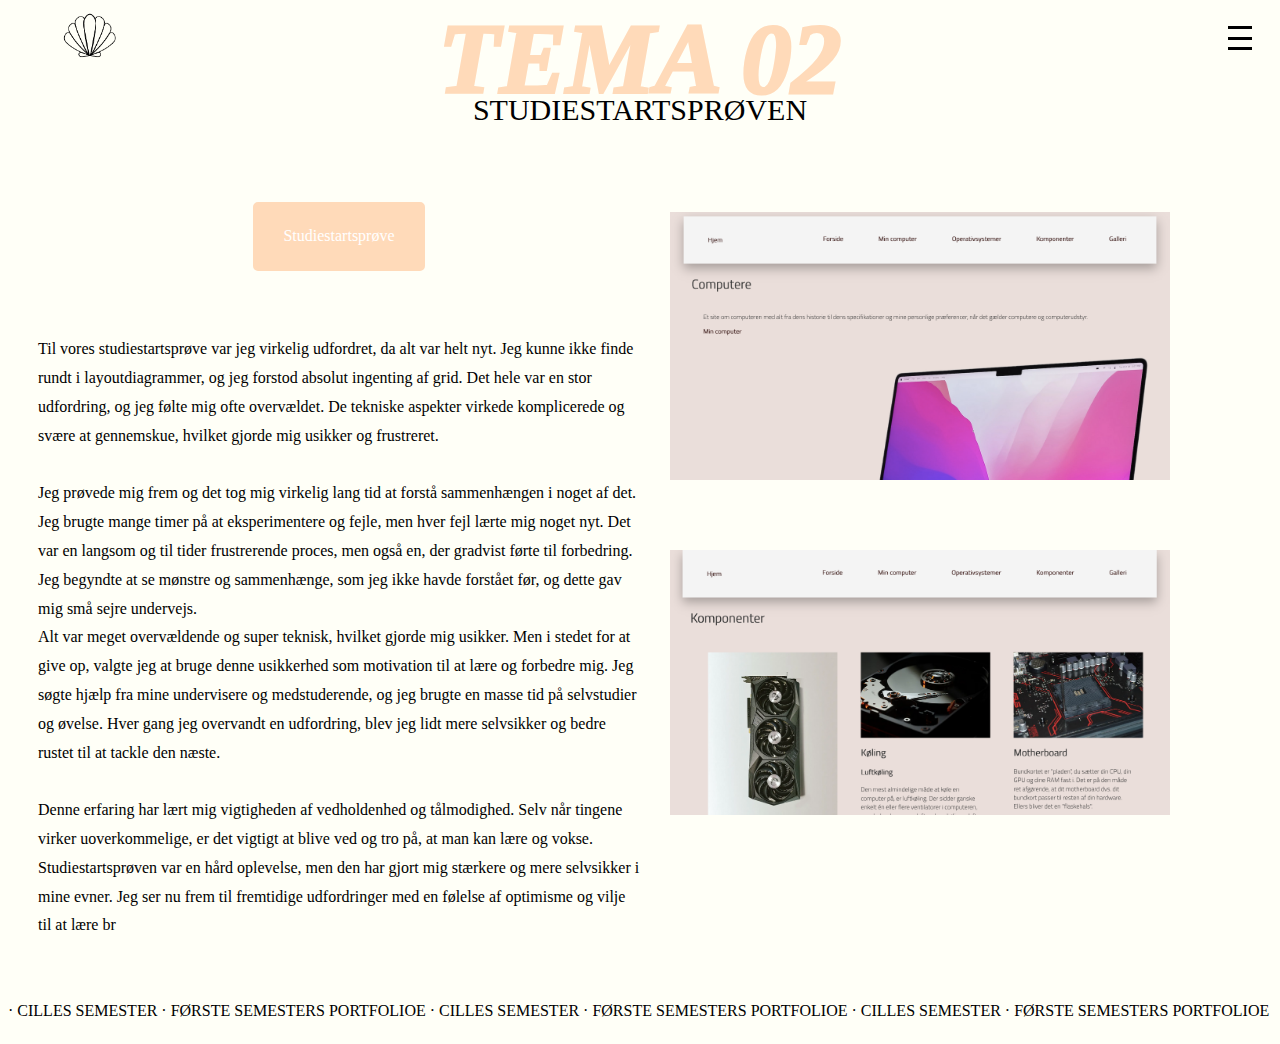
<file: 02.html>
<!DOCTYPE html>
<html lang="da">

<head>
    <meta charset="UTF-8">
    <meta name="viewport" content="width=device-width, initial-scale=1.0">
    <link rel="stylesheet" href="generel.css">
    <link rel="stylesheet" href="02.css">
    <link rel="icon" href="assets/muslinglogo.webp" type="image/webp">
    <link rel="preconnect" href="https://fonts.googleapis.com">
    <link rel="preconnect" href="https://fonts.gstatic.com" crossorigin>
    <link href="https://fonts.googleapis.com/css2?family=DM+Serif+Display:ital@0;1&display=swap" rel="stylesheet">
    <link rel="preconnect" href="https://fonts.googleapis.com">
    <link rel="preconnect" href="https://fonts.gstatic.com" crossorigin>
    <link
        href="https://fonts.googleapis.com/css2?family=Cormorant+Garamond:ital,wght@0,300;0,400;0,500;0,600;0,700;1,300;1,400;1,500;1,600;1,700&display=swap"
        rel="stylesheet">

    <title>02</title>
</head>

<body>
    <header>
        <div class="menu-line">
            <div class="logo">
                <a href="index.html"><img src="assets/muslinglogo.webp" alt="logo"></a>
            </div>

            <div class="burger-menu" onclick="toggleDropdown()">
                <div class="line"></div>
                <div class="line"></div>
                <div class="line"></div>
            </div>
        </div>

        <div class="dropdown-content" id="dropdown-content">
            <nav>
                <ul>
                    <li><a href="index.html">FORSIDE</a></li>
                    <li><a href="om_mig.html">OM MIG</a></li>
                    <li><a href="02.html">02</a></li>
                    <li><a href="03.html">03</a></li>
                    <li><a href="04.html">04</a></li>
                    <li><a href="05.html">05</a></li>

                </ul>
            </nav>
        </div>
    </header>


    <div class="del1">
        <h1>TEMA 02</h1>
        <h2>STUDIESTARTSPRØVEN</h2>
    </div>

    <div class="del2">
        <div class="tekst1">
            <div class="knap-container"><a href="http://cillerohde.dk/mobilsite/" class="knap"> Studiestartsprøve </a>
            </div>

            <p>
                <br>
                Til vores studiestartsprøve var jeg virkelig udfordret, da alt var helt nyt. Jeg kunne ikke finde rundt
                i
                layoutdiagrammer, og jeg forstod absolut ingenting af grid. Det hele var en stor udfordring, og jeg
                følte mig ofte
                overvældet. De tekniske aspekter virkede komplicerede og svære at gennemskue, hvilket gjorde mig usikker
                og frustreret. <br>

                <br> Jeg prøvede mig frem og det tog mig virkelig lang tid at forstå sammenhængen i noget af det. Jeg
                brugte
                mange timer på
                at eksperimentere og fejle, men hver fejl lærte mig noget nyt. Det var en langsom og til tider
                frustrerende proces, men
                også en, der gradvist førte til forbedring. Jeg begyndte at se mønstre og sammenhænge, som jeg ikke
                havde forstået før,
                og dette gav mig små sejre undervejs.

                <br>

                Alt var meget overvældende og super teknisk, hvilket gjorde mig usikker. Men i stedet for at give op,
                valgte jeg at
                bruge denne usikkerhed som motivation til at lære og forbedre mig. Jeg søgte hjælp fra mine undervisere
                og
                medstuderende, og jeg brugte en masse tid på selvstudier og øvelse. Hver gang jeg overvandt en
                udfordring, blev jeg lidt
                mere selvsikker og bedre rustet til at tackle den næste.
                <br>
                <br>
                Denne erfaring har lært mig vigtigheden af vedholdenhed og tålmodighed. Selv når tingene virker
                uoverkommelige, er det
                vigtigt at blive ved og tro på, at man kan lære og vokse. Studiestartsprøven var en hård oplevelse, men
                den har gjort
                mig stærkere og mere selvsikker i mine evner. Jeg ser nu frem til fremtidige udfordringer med en følelse
                af optimisme og
                vilje til at lære
                br
            </p>


        </div>

        <div>
            <img src="assets/startprove.png" alt="">
            <img src="assets/startprove1.png" alt="">
        </div>


    </div>



    <footer id="footer">
        <div class="footer-content">
            <p class="footer-text"> · CILLES SEMESTER · FØRSTE SEMESTERS PORTFOLIOE · CILLES SEMESTER · FØRSTE SEMESTERS
                PORTFOLIOE · CILLES SEMESTER · FØRSTE SEMESTERS PORTFOLIOE </p>
            <p class="footer-text"> · CILLES SEMESTER · FØRSTE SEMESTERS PORTFOLIOE · CILLES SEMESTER · FØRSTE SEMESTERS
                PORTFOLIOE · CILLES SEMESTER · FØRSTE SEMESTERS PORTFOLIOE </p>
        </div>
    </footer>

    <script src="java.js"></script>

</body>

</html>
</file>
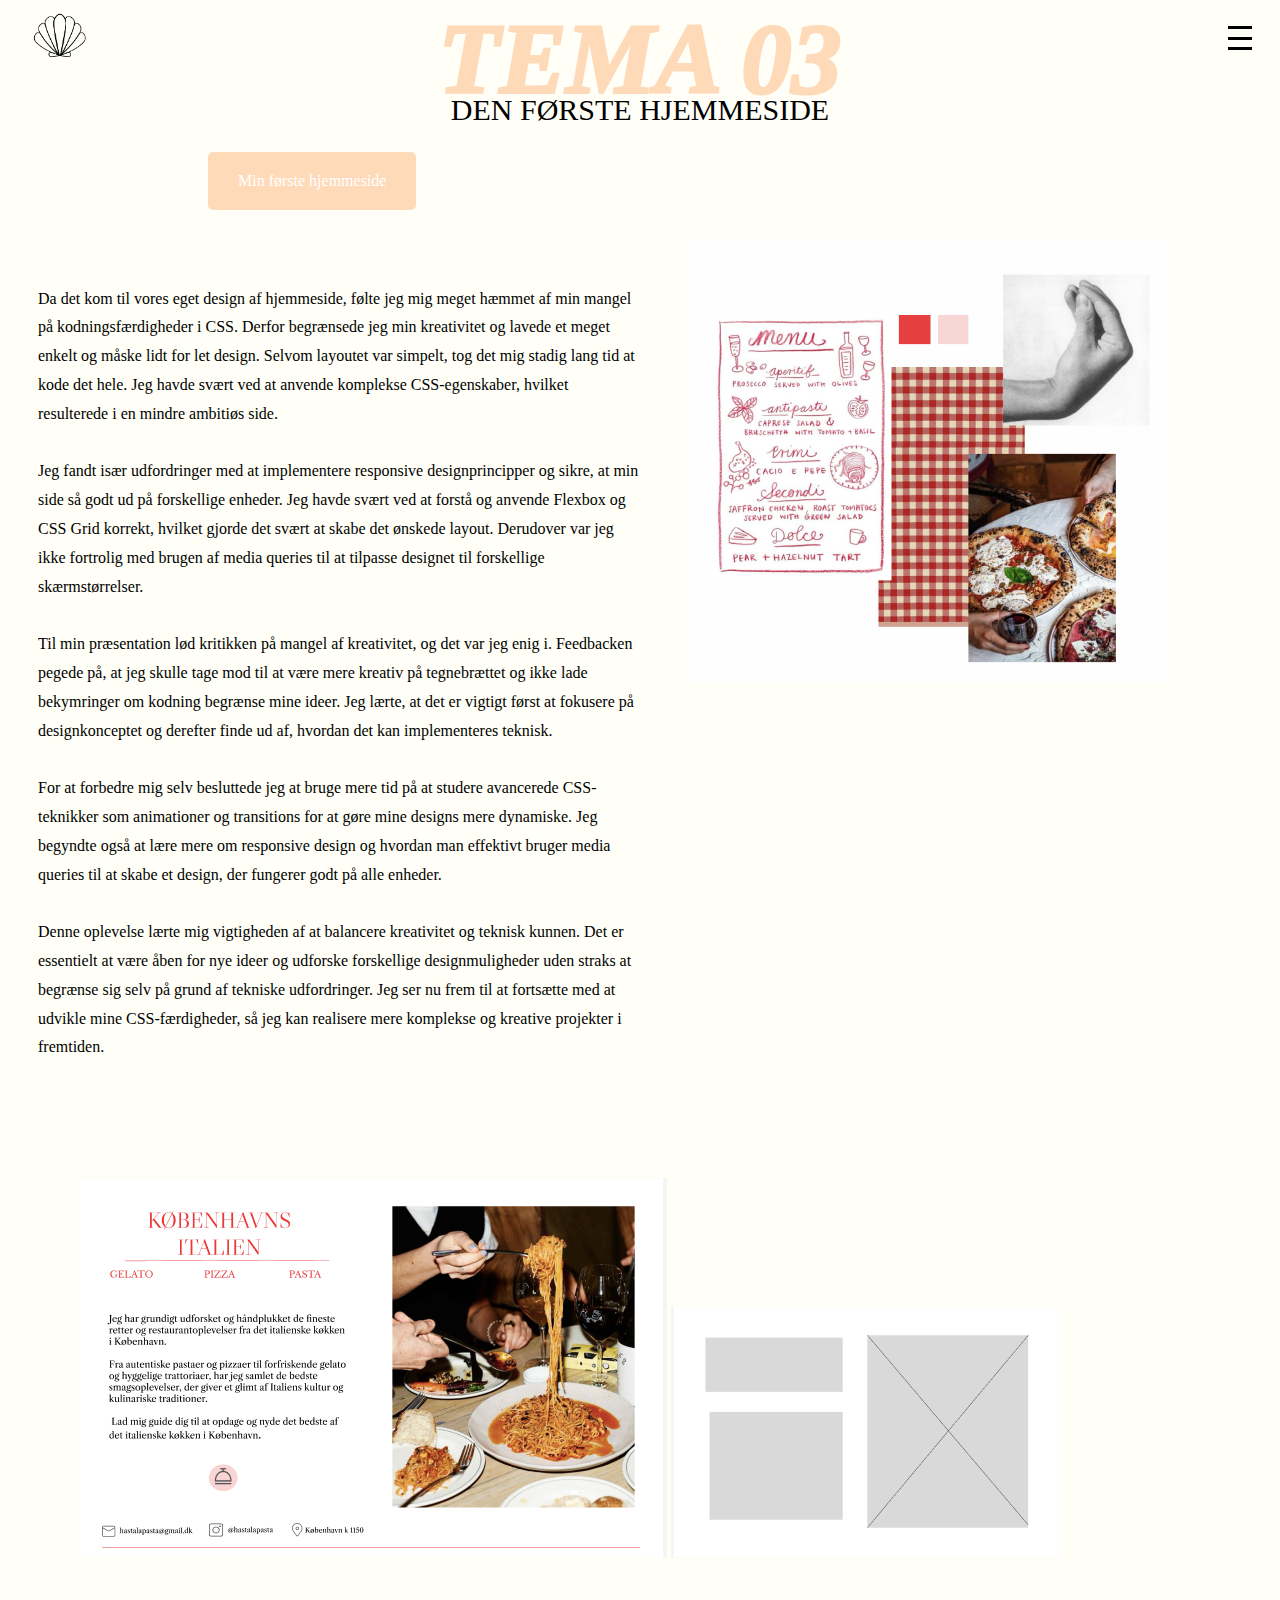
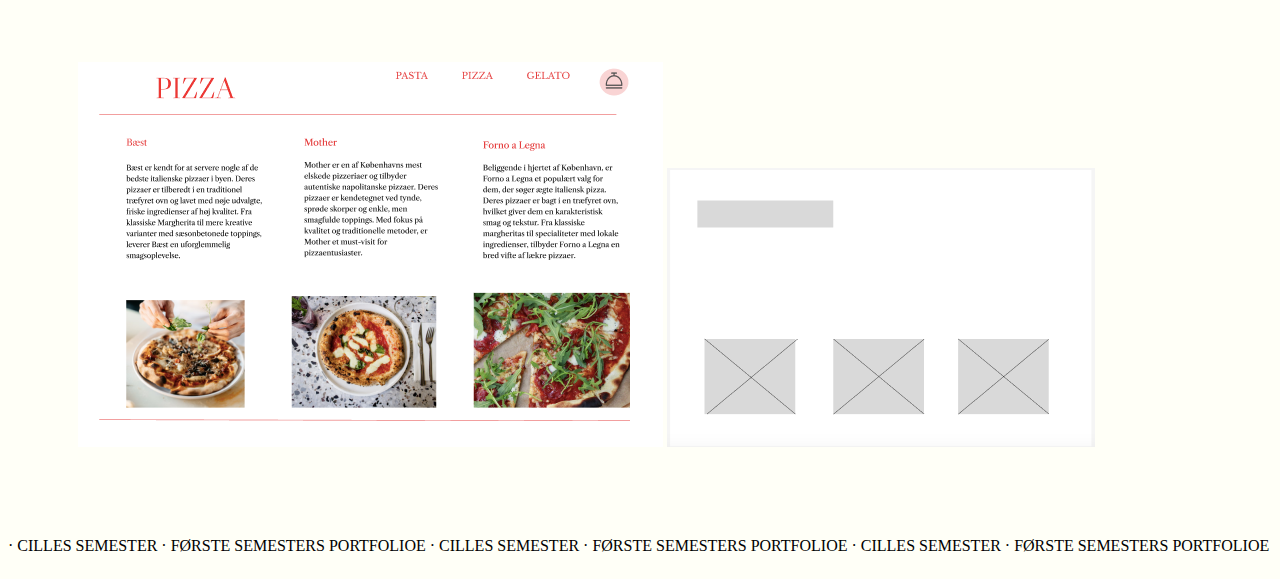
<file: 03.html>
<!DOCTYPE html>
<html lang="da">

<head>
    <meta charset="UTF-8">
    <meta name="viewport" content="width=device-width, initial-scale=1.0">
    <link rel="stylesheet" href="generel.css">
    <link rel="stylesheet" href="03.css">
    <link rel="icon" href="assets/muslinglogo.webp" type="image/webp">
    <link rel="preconnect" href="https://fonts.googleapis.com">
    <link rel="preconnect" href="https://fonts.gstatic.com" crossorigin>
    <link href="https://fonts.googleapis.com/css2?family=DM+Serif+Display:ital@0;1&display=swap" rel="stylesheet">
    <link rel="preconnect" href="https://fonts.googleapis.com">
    <link rel="preconnect" href="https://fonts.gstatic.com" crossorigin>
    <link
        href="https://fonts.googleapis.com/css2?family=Cormorant+Garamond:ital,wght@0,300;0,400;0,500;0,600;0,700;1,300;1,400;1,500;1,600;1,700&display=swap"
        rel="stylesheet">

    <title>03</title>
</head>

<body>
    <header>
        <div class="menu-line">
            <div class="logo">
                <a href="index.html"><img src="assets/muslinglogo.webp" alt="logo"></a>
            </div>

            <div class="burger-menu" onclick="toggleDropdown()">
                <div class="line"></div>
                <div class="line"></div>
                <div class="line"></div>
            </div>
        </div>

        <div class="dropdown-content" id="dropdown-content">
            <nav>
                <ul>
                    <li><a href="index.html">FORSIDE</a></li>
                    <li><a href="om_mig.html">OM MIG</a></li>
                    <li><a href="02.html">02</a></li>
                    <li><a href="03.html">03</a></li>
                    <li><a href="04.html">04</a></li>
                    <li><a href="05.html">05</a></li>

                </ul>
            </nav>
        </div>
    </header>

    <div class="del1">
        <h1>TEMA 03</h1>
        <h2>DEN FØRSTE HJEMMESIDE</h2>
    </div>

    <div class="knap-container">
        <a href="http://cillerohde.dk/hjemmeside/" class="knap"> Min første hjemmeside </a>
    </div>

    <div class="del2">

        <p>
            <br>
            Da det kom til vores eget design af hjemmeside, følte jeg mig meget hæmmet af min mangel på
            kodningsfærdigheder i CSS.
            Derfor begrænsede jeg min kreativitet og lavede et meget enkelt og måske lidt for let design. Selvom
            layoutet var
            simpelt, tog det mig stadig lang tid at kode det hele. Jeg havde svært ved at anvende komplekse
            CSS-egenskaber, hvilket
            resulterede i en mindre ambitiøs side.
            <br>
            <br> Jeg fandt især udfordringer med at implementere responsive designprincipper og sikre, at min side så
            godt ud
            på
            forskellige enheder. Jeg havde svært ved at forstå og anvende Flexbox og CSS Grid korrekt, hvilket gjorde
            det svært at
            skabe det ønskede layout. Derudover var jeg ikke fortrolig med brugen af media queries til at tilpasse
            designet til
            forskellige skærmstørrelser.
            <br>
            <br>
            Til min præsentation lød kritikken på mangel af kreativitet, og det var jeg enig i. Feedbacken pegede på, at
            jeg skulle
            tage mod til at være mere kreativ på tegnebrættet og ikke lade bekymringer om kodning begrænse mine ideer.
            Jeg lærte, at
            det er vigtigt først at fokusere på designkonceptet og derefter finde ud af, hvordan det kan implementeres
            teknisk.
            <br>
            <br>
            For at forbedre mig selv besluttede jeg at bruge mere tid på at studere avancerede CSS-teknikker som
            animationer og
            transitions for at gøre mine designs mere dynamiske. Jeg begyndte også at lære mere om responsive design og
            hvordan man
            effektivt bruger media queries til at skabe et design, der fungerer godt på alle enheder.
            <br>
            <br>
            Denne oplevelse lærte mig vigtigheden af at balancere kreativitet og teknisk kunnen. Det er essentielt at
            være åben for
            nye ideer og udforske forskellige designmuligheder uden straks at begrænse sig selv på grund af tekniske
            udfordringer.
            Jeg ser nu frem til at fortsætte med at udvikle mine CSS-færdigheder, så jeg kan realisere mere komplekse og
            kreative
            projekter i fremtiden.
            <br>
        </p>


        <div class="moodboard">
            <img src="assets/moodboard.png" alt="Moodboard">
        </div>

    </div>





    <div class="image-grid"></div>

    <div class="grid-item">
        <img src="assets/prototype.png" alt="Prototype">
        <img src="assets/wireframe.png" alt="Wireframe">

    </div>
    <div class="grid-item">
        <img src="assets/prototype3.png" alt="Prototype 3">
        <img src="assets/wireframe3.png" alt="Wireframe 3">
    </div>





    <footer id="footer">
        <div class="footer-content">
            <p class="footer-text"> · CILLES SEMESTER · FØRSTE SEMESTERS PORTFOLIOE · CILLES SEMESTER · FØRSTE SEMESTERS
                PORTFOLIOE · CILLES SEMESTER · FØRSTE SEMESTERS PORTFOLIOE </p>
            <p class="footer-text"> · CILLES SEMESTER · FØRSTE SEMESTERS PORTFOLIOE · CILLES SEMESTER · FØRSTE SEMESTERS
                PORTFOLIOE · CILLES SEMESTER · FØRSTE SEMESTERS PORTFOLIOE </p>
        </div>
    </footer>
    <script src="java.js"></script>
</body>

</html>
</file>
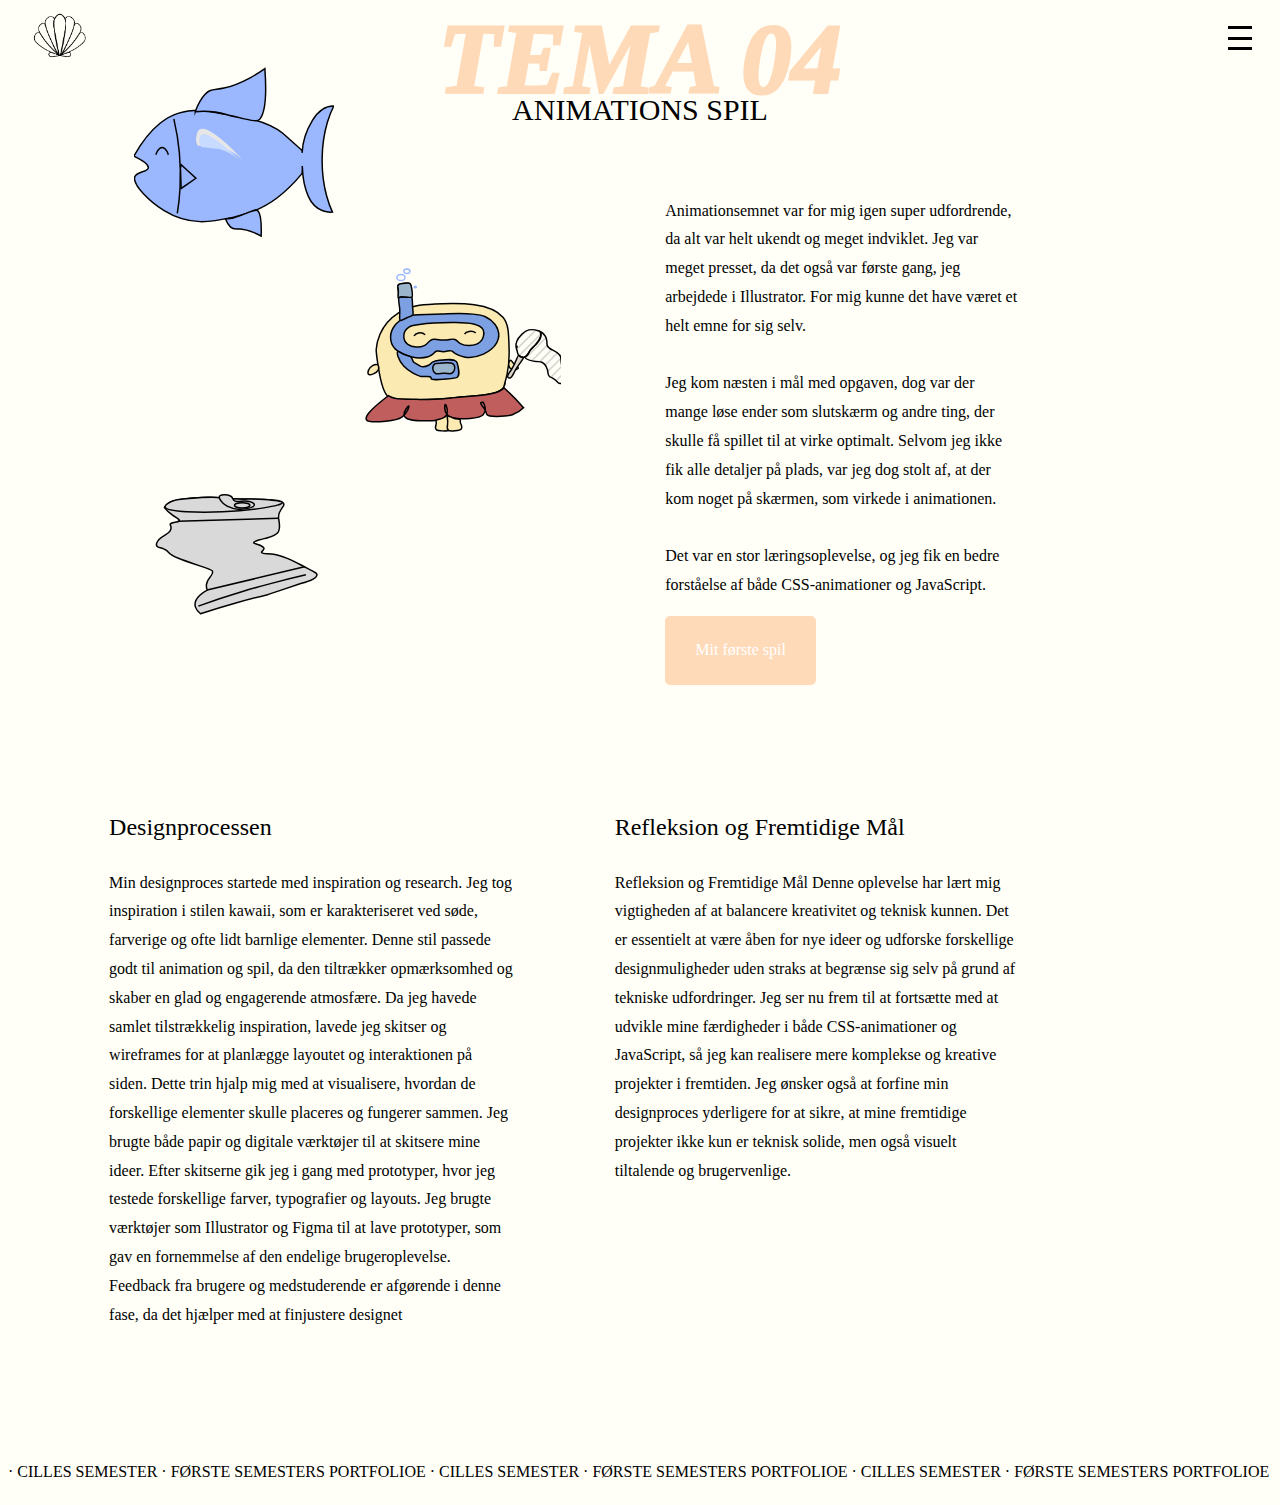
<file: 04.html>
<!DOCTYPE html>
<html lang="da">

<head>
    <meta charset="UTF-8">
    <meta name="viewport" content="width=device-width, initial-scale=1.0">
    <link rel="stylesheet" href="generel.css">
    <link rel="stylesheet" href="04.css">
    <link rel="icon" href="assets/muslinglogo.webp" type="image/webp">
    <link rel="preconnect" href="https://fonts.googleapis.com">
    <link rel="preconnect" href="https://fonts.gstatic.com" crossorigin>
    <link href="https://fonts.googleapis.com/css2?family=DM+Serif+Display:ital@0;1&display=swap" rel="stylesheet">
    <link rel="preconnect" href="https://fonts.googleapis.com">
    <link rel="preconnect" href="https://fonts.gstatic.com" crossorigin>
    <link
        href="https://fonts.googleapis.com/css2?family=Cormorant+Garamond:ital,wght@0,300;0,400;0,500;0,600;0,700;1,300;1,400;1,500;1,600;1,700&display=swap"
        rel="stylesheet">

    <title>04</title>
</head>

<body>
    <header>
        <div class="menu-line">
            <div class="logo">
                <a href="index.html"><img src="assets/muslinglogo.webp" alt="logo"></a>
            </div>

            <div class="burger-menu" onclick="toggleDropdown()">
                <div class="line"></div>
                <div class="line"></div>
                <div class="line"></div>
            </div>
        </div>

        <div class="dropdown-content" id="dropdown-content">
            <nav>
                <ul>
                    <li><a href="index.html">FORSIDE</a></li>
                    <li><a href="om_mig.html">OM MIG</a></li>
                    <li><a href="02.html">02</a></li>
                    <li><a href="03.html">03</a></li>
                    <li><a href="04.html">04</a></li>
                    <li><a href="05.html">05</a></li>

                </ul>
            </nav>
        </div>
    </header>

    <div class="del1">
        <h1>TEMA 04</h1>
        <h2>ANIMATIONS SPIL</h2>
    </div>



    <div class="grid-container">
        <div class="circle-container">
            <img src="assets/fisk-kopi.svg" class="svg-image" alt="">
            <img src="assets/mimmi-kopi.svg" class="svg-image" alt="">
            <img src="assets/skrald-kopi.svg" class="svg-image" alt="">
        </div>
        <div class="text-container">

            <p>
                <br>
                Animationsemnet var for mig igen super udfordrende, da alt var helt ukendt og meget indviklet. Jeg var
                meget presset, da
                det også var første gang, jeg arbejdede i Illustrator. For mig kunne det have været et helt emne for sig
                selv.
                <br>
                <br>

                Jeg kom næsten i mål med opgaven, dog var der mange løse ender som slutskærm og andre ting, der skulle
                få spillet til at
                virke optimalt. Selvom jeg ikke fik alle detaljer på plads, var jeg dog stolt af, at der kom noget på
                skærmen, som
                virkede i animationen.

                <br>
                <br>
                Det var en stor læringsoplevelse, og jeg fik en bedre forståelse af både
                CSS-animationer og
                JavaScript.
                <br>

            </p>

            <a href="http://cillerohde.dk/trash_and_tuna/" class="knap"> Mit første spil </a>
        </div>

        <div class="grid-container2">
            <h2>Designprocessen</h2>
            <p>

                Min designproces startede med inspiration og research. Jeg tog inspiration i stilen kawaii, som er
                karakteriseret ved søde, farverige og ofte lidt barnlige elementer. Denne stil passede godt til
                animation og spil, da den
                tiltrækker opmærksomhed og skaber en glad og engagerende atmosfære.

                Da jeg havede samlet tilstrækkelig inspiration, lavede jeg skitser og wireframes for at planlægge
                layoutet og interaktionen
                på siden. Dette trin hjalp mig med at visualisere, hvordan de forskellige elementer skulle placeres og
                fungerer sammen.
                Jeg brugte både papir og digitale værktøjer til at skitsere mine ideer.

                Efter skitserne gik jeg i gang med prototyper, hvor jeg testede forskellige farver, typografier og
                layouts. Jeg brugte
                værktøjer som Illustrator og Figma til at lave prototyper, som gav en fornemmelse af den endelige
                brugeroplevelse. Feedback fra brugere og medstuderende er afgørende i denne fase, da det hjælper med at
                finjustere
                designet


            </p>

        </div>
        <div class="grid-container2">
            <h2>Refleksion og Fremtidige Mål</h2>
            <p>
                Refleksion og Fremtidige Mål
                Denne oplevelse har lært mig vigtigheden af at balancere kreativitet og teknisk kunnen. Det er
                essentielt at være åben
                for nye ideer og udforske forskellige designmuligheder uden straks at begrænse sig selv på grund af
                tekniske
                udfordringer. Jeg ser nu frem til at fortsætte med at udvikle mine færdigheder i både CSS-animationer og
                JavaScript, så
                jeg kan realisere mere komplekse og kreative projekter i fremtiden. Jeg ønsker også at forfine min
                designproces
                yderligere for at sikre, at mine fremtidige projekter ikke kun er teknisk solide, men også visuelt
                tiltalende og
                brugervenlige.

            </p>
        </div>
    </div>

    <footer id="footer">
        <div class="footer-content">
            <p class="footer-text"> · CILLES SEMESTER · FØRSTE SEMESTERS PORTFOLIOE · CILLES SEMESTER · FØRSTE SEMESTERS
                PORTFOLIOE · CILLES SEMESTER · FØRSTE SEMESTERS PORTFOLIOE </p>
            <p class="footer-text"> · CILLES SEMESTER · FØRSTE SEMESTERS PORTFOLIOE · CILLES SEMESTER · FØRSTE SEMESTERS
                PORTFOLIOE · CILLES SEMESTER · FØRSTE SEMESTERS PORTFOLIOE </p>
        </div>
    </footer>
    <script src="java.js"></script>
</body>

</html>
</file>
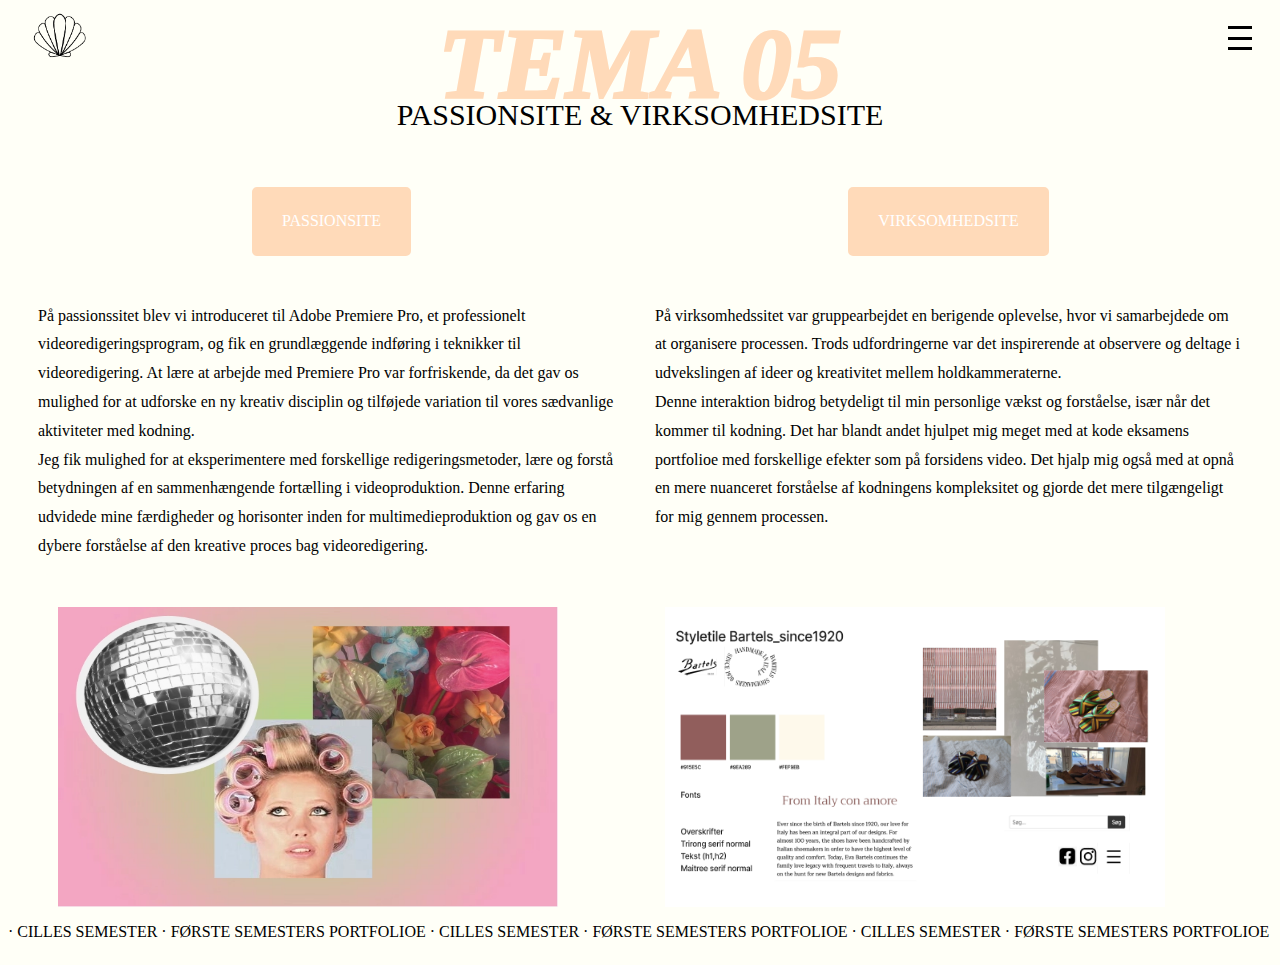
<file: 05.html>
<!DOCTYPE html>
<html lang="da">

<head>
    <meta charset="UTF-8">
    <meta name="viewport" content="width=device-width, initial-scale=1.0">
    <link rel="stylesheet" href="generel.css">
    <link rel="stylesheet" href="05.css">
    <link rel="icon" href="assets/muslinglogo.webp" type="image/webp">
    <link rel="preconnect" href="https://fonts.googleapis.com">
    <link rel="preconnect" href="https://fonts.gstatic.com" crossorigin>
    <link href="https://fonts.googleapis.com/css2?family=DM+Serif+Display:ital@0;1&display=swap" rel="stylesheet">
    <link rel="preconnect" href="https://fonts.googleapis.com">
    <link rel="preconnect" href="https://fonts.gstatic.com" crossorigin>
    <link
        href="https://fonts.googleapis.com/css2?family=Cormorant+Garamond:ital,wght@0,300;0,400;0,500;0,600;0,700;1,300;1,400;1,500;1,600;1,700&display=swap"
        rel="stylesheet">

    <title>05</title>
</head>

<body>
    <header>
        <div class="menu-line">
            <div class="logo">
                <a href="index.html"><img src="assets/muslinglogo.webp" alt="logo"></a>
            </div>

            <div class="burger-menu" onclick="toggleDropdown()">
                <div class="line"></div>
                <div class="line"></div>
                <div class="line"></div>
            </div>
        </div>

        <div class="dropdown-content" id="dropdown-content">
            <nav>
                <ul>
                    <li><a href="index.html">FORSIDE</a></li>
                    <li><a href="om_mig.html">OM MIG</a></li>
                    <li><a href="02.html">02</a></li>
                    <li><a href="03.html">03</a></li>
                    <li><a href="04.html">04</a></li>
                    <li><a href="05.html">05</a></li>

                </ul>
            </nav>
        </div>
    </header>
    <div class="del1">
        <h1>TEMA 05</h1>
        <h2>PASSIONSITE & VIRKSOMHEDSITE</h2>

    </div>

    <div class="del2">
        <div class="tekst-container">

            <a href="http://cillerohde.dk/passionsite/index.html" class="knap"> PASSIONSITE </a>
            <p class="tekst">
                På passionssitet blev vi introduceret til Adobe Premiere Pro, et professionelt videoredigeringsprogram,
                og
                fik
                en grundlæggende indføring i teknikker til videoredigering. At lære at arbejde med Premiere Pro var
                forfriskende,
                da det gav os mulighed for at udforske en ny kreativ disciplin og tilføjede variation til vores
                sædvanlige
                aktiviteter
                med kodning. <br> Jeg fik mulighed for at eksperimentere med forskellige redigeringsmetoder, lære og
                forstå
                betydningen af
                en sammenhængende fortælling i videoproduktion. Denne erfaring udvidede mine færdigheder og horisonter
                inden
                for
                multimedieproduktion og gav os en dybere forståelse af den kreative proces bag videoredigering. <br>
            </p>
        </div>

        <div class="tekst-container">
            <a href="http://cillerohde.dk/Bartels_site/" class="knap"> VIRKSOMHEDSITE </a>
            <p class="tekst">
                På virksomhedssitet var gruppearbejdet en berigende oplevelse, hvor vi samarbejdede om at organisere
                processen.
                Trods udfordringerne var det inspirerende at observere og deltage i udvekslingen af ideer og kreativitet
                mellem
                holdkammeraterne. <br> Denne interaktion bidrog betydeligt til min personlige vækst og forståelse, især
                når
                det
                kommer
                til kodning. Det har blandt andet hjulpet mig meget med at kode eksamens portfolioe med forskellige
                efekter
                som på
                forsidens video. Det hjalp mig også med at opnå en mere nuanceret forståelse af kodningens kompleksitet
                og
                gjorde det
                mere tilgængeligt for mig gennem processen. <br>
            </p>
        </div>
    </div>

    <div class="img-container">
        <img src="assets/moodboardsiri.webp" alt="" height="300" width="500">
        <img src="assets/styletile.png" alt="" height="300" width="500">
    </div>




    <footer id="footer">
        <div class="footer-content">
            <p class="footer-text"> · CILLES SEMESTER · FØRSTE SEMESTERS PORTFOLIOE · CILLES SEMESTER · FØRSTE SEMESTERS
                PORTFOLIOE · CILLES SEMESTER · FØRSTE SEMESTERS PORTFOLIOE </p>
            <p class="footer-text"> · CILLES SEMESTER · FØRSTE SEMESTERS PORTFOLIOE · CILLES SEMESTER · FØRSTE SEMESTERS
                PORTFOLIOE · CILLES SEMESTER · FØRSTE SEMESTERS PORTFOLIOE </p>
        </div>
    </footer>
    <script src="java.js"></script>
</body>

</html>
</file>
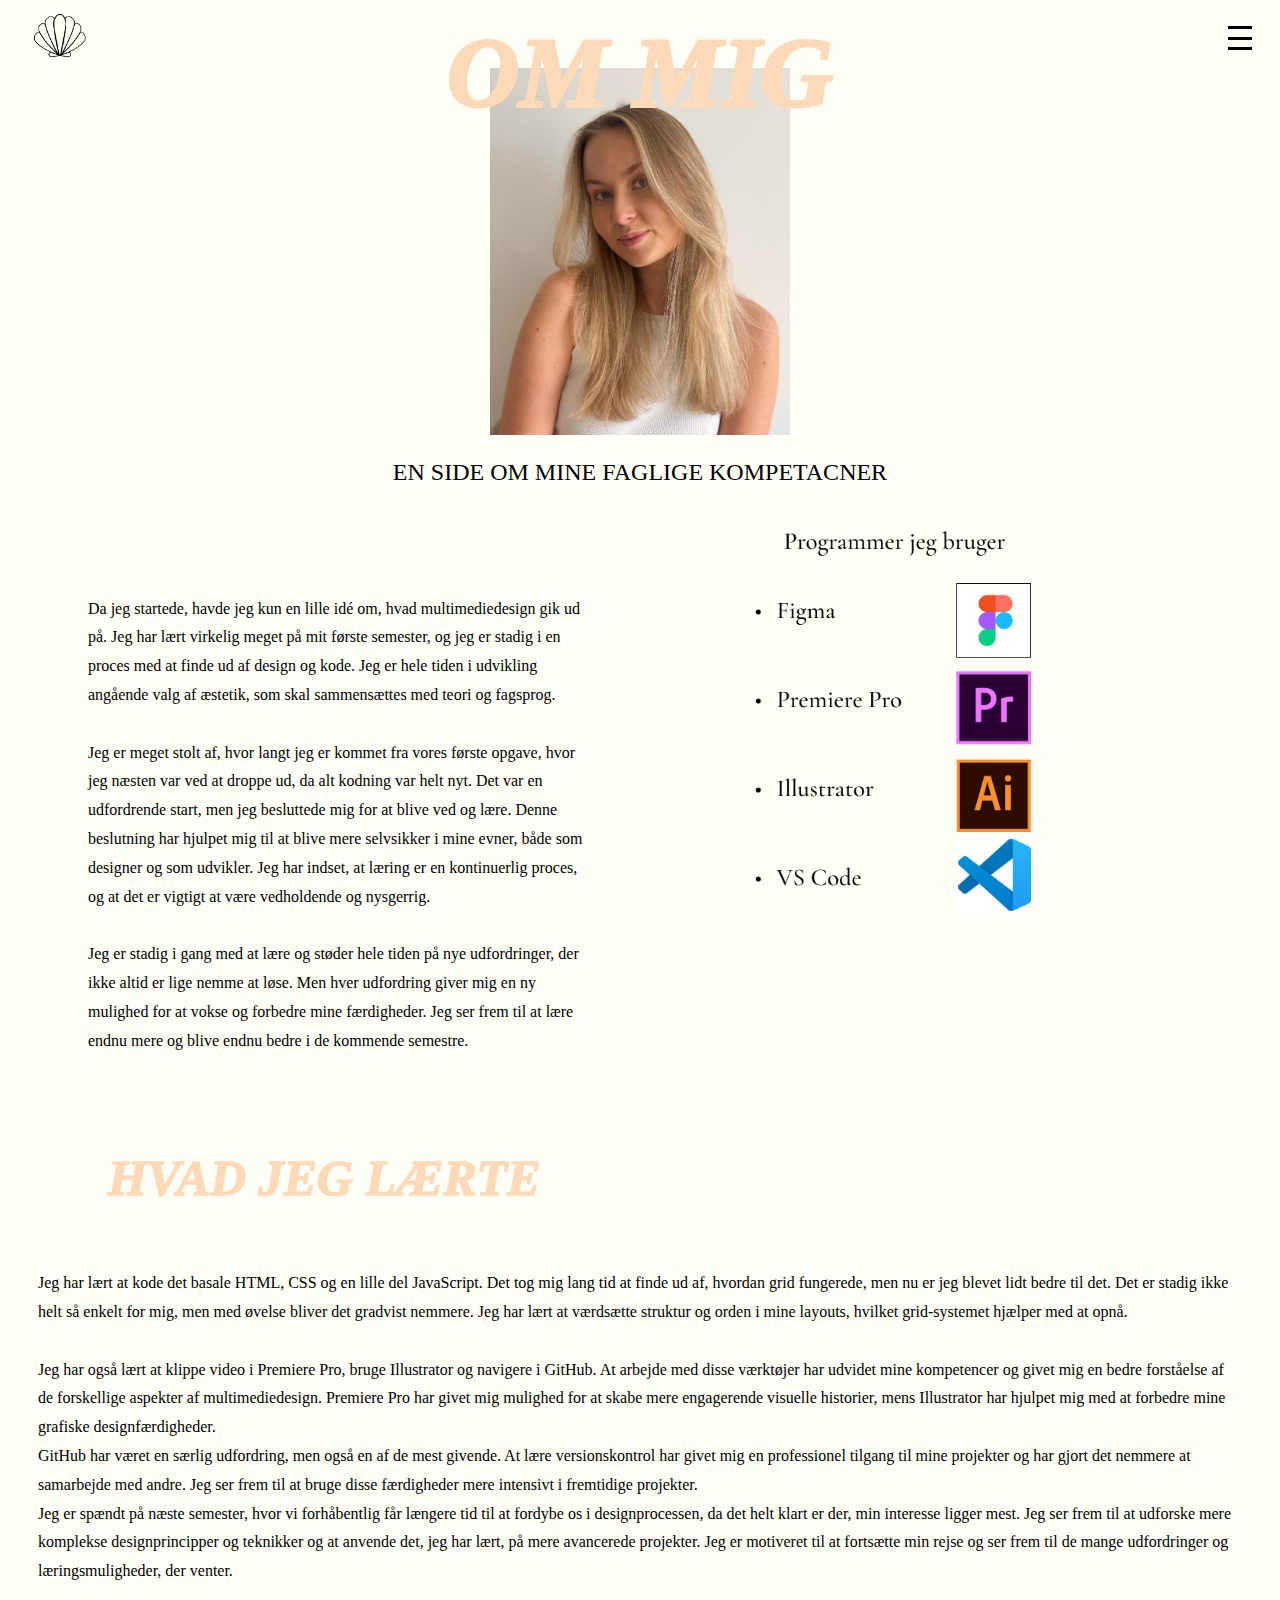
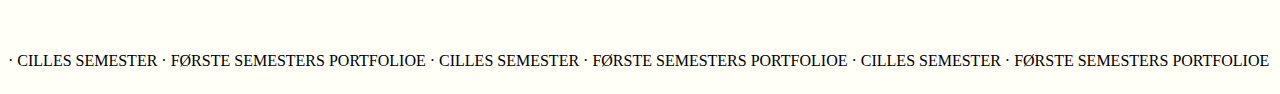
<file: om_mig.html>
<!DOCTYPE html>
<html lang="da">

<head>
    <meta charset="UTF-8">
    <meta name="viewport" content="width=device-width, initial-scale=1.0">
    <link rel="stylesheet" href="generel.css">
    <link rel="stylesheet" href="om_mig.css">
    <link rel="icon" href="assets/muslinglogo.webp" type="image/webp">
    <link rel="preconnect" href="https://fonts.googleapis.com">
    <link rel="preconnect" href="https://fonts.gstatic.com" crossorigin>
    <link href="https://fonts.googleapis.com/css2?family=DM+Serif+Display:ital@0;1&display=swap" rel="stylesheet">
    <link rel="preconnect" href="https://fonts.googleapis.com">
    <link rel="preconnect" href="https://fonts.gstatic.com" crossorigin>
    <link
        href="https://fonts.googleapis.com/css2?family=Cormorant+Garamond:ital,wght@0,300;0,400;0,500;0,600;0,700;1,300;1,400;1,500;1,600;1,700&display=swap"
        rel="stylesheet">

    <title>OM MIG</title>
</head>

<body>
    <header>
        <div class="menu-line">
            <div class="logo">
                <a href="index.html"><img src="assets/muslinglogo.webp" alt="logo"></a>
            </div>

            <div class="burger-menu" onclick="toggleDropdown()">
                <div class="line"></div>
                <div class="line"></div>
                <div class="line"></div>
            </div>
        </div>

        <div class="dropdown-content" id="dropdown-content">
            <nav>
                <ul>
                    <li><a href="index.html">FORSIDE</a></li>
                    <li><a href="om_mig.html">OM MIG</a></li>
                    <li><a href="02.html">02</a></li>
                    <li><a href="03.html">03</a></li>
                    <li><a href="04.html">04</a></li>
                    <li><a href="05.html">05</a></li>

                </ul>
            </nav>
        </div>
    </header>

    <div class="del1">
        <h1>OM MIG</h1>
        <img src="assets/billedeafmig.jpeg" alt="">
        <h2>EN SIDE OM MINE FAGLIGE KOMPETACNER</h2>
    </div>


    <div class="del2">
        <p class="tekst">
            <br>
            Da jeg startede, havde jeg kun en lille idé om, hvad multimediedesign gik ud på. Jeg har lært virkelig meget
            på mit
            første semester, og jeg er stadig i en proces med at finde ud af design og kode. Jeg er hele tiden i
            udvikling angående
            valg af æstetik, som skal sammensættes med teori og fagsprog.
            <br>
            <br>
            Jeg er meget stolt af, hvor langt jeg er kommet fra vores første opgave, hvor jeg næsten var ved at droppe
            ud, da alt
            kodning var helt nyt. Det var en udfordrende start, men jeg besluttede mig for at blive ved og lære. Denne
            beslutning
            har hjulpet mig til at blive mere selvsikker i mine evner, både som designer og som udvikler. Jeg har
            indset, at læring
            er en kontinuerlig proces, og at det er vigtigt at være vedholdende og nysgerrig.
            <br>
            <br>
            Jeg er stadig i gang med at lære og støder hele tiden på nye udfordringer, der ikke altid er lige nemme at
            løse. Men
            hver udfordring giver mig en ny mulighed for at vokse og forbedre mine færdigheder. Jeg ser frem til at lære
            endnu mere
            og blive endnu bedre i de kommende semestre.
            <br>
        </p>
        <div class="billede">
            <img src="assets/programliste.png" alt="">
        </div>
    </div>





    <div>
        <h1 class="overskrift2">HVAD JEG LÆRTE</h1>
        <p class="tekst2">
            <br>
            Jeg har lært at kode det basale HTML, CSS og en lille del JavaScript. Det tog mig lang tid at finde ud af,
            hvordan grid
            fungerede, men nu er jeg blevet lidt bedre til det. Det er stadig ikke helt så enkelt for mig, men med
            øvelse bliver det
            gradvist nemmere. Jeg har lært at værdsætte struktur og orden i mine layouts, hvilket grid-systemet hjælper
            med at opnå.
            <br>

            <br>
            Jeg har også lært at klippe video i Premiere Pro, bruge Illustrator og navigere i GitHub. At arbejde med
            disse værktøjer
            har udvidet mine kompetencer og givet mig en bedre forståelse af de forskellige aspekter af
            multimediedesign. Premiere
            Pro har givet mig mulighed for at skabe mere engagerende visuelle historier, mens Illustrator har hjulpet
            mig med at
            forbedre mine grafiske designfærdigheder. <br>

            GitHub har været en særlig udfordring, men også en af de mest givende. At lære versionskontrol har givet mig
            en
            professionel tilgang til mine projekter og har gjort det nemmere at samarbejde med andre. Jeg ser frem til
            at bruge
            disse færdigheder mere intensivt i fremtidige projekter.
            <br>

            Jeg er spændt på næste semester, hvor vi forhåbentlig får længere tid til at fordybe os i designprocessen,
            da det helt
            klart er der, min interesse ligger mest. Jeg ser frem til at udforske mere komplekse designprincipper og
            teknikker og at
            anvende det, jeg har lært, på mere avancerede projekter. Jeg er motiveret til at fortsætte min rejse og ser
            frem til de
            mange udfordringer og læringsmuligheder, der venter. <br>

        </p>
    </div>




    <footer id="footer">
        <div class="footer-content">
            <p class="footer-text"> · CILLES SEMESTER · FØRSTE SEMESTERS PORTFOLIOE · CILLES SEMESTER · FØRSTE SEMESTERS
                PORTFOLIOE · CILLES SEMESTER · FØRSTE SEMESTERS PORTFOLIOE </p>
            <p class="footer-text"> · CILLES SEMESTER · FØRSTE SEMESTERS PORTFOLIOE · CILLES SEMESTER · FØRSTE SEMESTERS
                PORTFOLIOE · CILLES SEMESTER · FØRSTE SEMESTERS PORTFOLIOE </p>
        </div>
    </footer>
    <script src="java.js"></script>

</body>

</html>
</file>
<file: generel.css>
/*-------FONTE---------*/
body {
  background-color: #fdfdda37;
}

h1 {
  font-family: serif Static;
  font-weight: 1000;
  font-style: italic;
  color: #ffdab9;
}

h2 {
  font-family: Garamond static;
  font-weight: 200;
  font-style: normal;
}

/*--------Burger menu - line ---------*/
.menu-line {
  display: flex;
  justify-content: space-between;
  align-items: center;
  height: 60px;
  padding: 0 20px;
  font-size: 0.8rem;
}

.logo img {
  height: 50px;
}

.burger-menu {
  cursor: pointer;
  display: flex;
  flex-direction: column;
  justify-content: space-between;
  height: 24px;
}

.burger-menu .line {
  width: 24px;
  height: 3px;
  background-color: black;
}

.dropdown-content {
  display: none;
  position: absolute;
  top: 60px; /* size of menu */
  right: 0; /* position of drop down */
  padding: 10px;
  z-index: 100; /* bring to front */
  background-color: rgba(255, 255, 255, 0.8); /* Semi-transparent white background */
  backdrop-filter: blur(5px); /* Optional: adds a blur effect to the background */
}

.dropdown-content nav ul {
  list-style-type: none; /* Remove bullet points */
  padding: 0; /* Remove default padding */
  margin: 0; /* Remove default margin */
}

.dropdown-content a {
  color: black;
  padding: 12px 16px;
  display: block;
  text-decoration: none;
}

.dropdown-content a:hover {
  background-color: black;
  color: white; /* Change text color on hover for better contrast */
}

.show {
  display: block;
}
/*----------burger menu slut--------*/
.knap {
  display: inline-block;
  padding: 10px 20px; /* Juster padding efter behov for størrelse */
  background-color: #ffdab9;
  color: #ffffff;
  text-decoration: none; /* Fjern understregning fra linket */
  border: 10px solid #ffdab9; /* Tilføj en rød kant med 2px tykkelse */
  border-radius: 5px; /* Runde kanter */
  cursor: pointer;
  transition: background-color 0.3s ease; /* Glat farveovergang */
}

/*  FOOTER  */

#footer {
  overflow: hidden;
  white-space: nowrap;
}

.footer-content {
  display: inline-block;
  white-space: nowrap;
  animation: footer 20s linear infinite;
}

.footer-text {
  display: inline-block;
}

@keyframes footer {
  0% {
    transform: translateX(-50%);
  }
  100% {
    transform: translateX(0%);
  }
}

/*  FOOTER SLUT  */
</file>
<file: 02.css>
img {
  max-width: 500px; /* Maksimal bredde for billedet */
  height: auto;
  padding: 30px;
}

.del1 {
  text-align: center;
  position: relative; /* Gør det muligt at absolut positionere h1 */
}

.del1 h1 {
  font-size: 100px;
  position: absolute;
  top: -300%; /* Placerer overskriften 50% ned i containeren */
  left: 50%;
  transform: translate(-50%, -50%); /* Centrerer overskriften */
  padding: 40px; /* Tilføjer lidt indrykning omkring teksten */
}

h1 {
  font-size: 100px;
}

.del1 h2 {
  font-size: 30px;
  font-style: normal;
}

.del2 {
  display: grid;
  grid-template-columns: 1fr 1fr;
  padding: 30px;
  line-height: 1.8;
  line-break: auto;
}

.knap-container {
  display: flex;
  justify-content: center;
  padding: 20px;
}

@media (max-width: 767px) {
  img {
    max-width: 100%; /* Juster billedets bredde for mobilvisning */
    padding: 10px; /* Mindre padding for mobilvisning */
  }

  .del1 h1 {
    font-size: 50px; /* Mindre skriftstørrelse for mobilvisning */
    position: static; /* Fjern absolut positionering */
    top: 0;
    left: 0;
    transform: none; /* Fjern transformering */
    padding: 20px; /* Mindre padding for mobilvisning */
    margin-bottom: 20px; /* Tilføj margin for afstand */
  }

  .del1 h2 {
    font-size: 24px; /* Mindre skriftstørrelse for mobilvisning */
  }

  .del2 {
    display: block; /* Skift til blokvisning for mobilvisning */
    padding: 10px; /* Mindre padding for mobilvisning */
  }

  .knap-container {
    display: block; /* Skift til blokvisning for knap-container */
    text-align: center; /* Centrer knapperne */
    padding: 10px; /* Mindre padding for mobilvisning */
  }

  .knap-container .knap {
    display: inline-block;
    width: 80%; /* Gør knapperne bredere på mobile */
    margin: 10px 0; /* Margin mellem knapperne */
  }
}
</file>
<file: 03.css>
.del1 {
  text-align: center;
  position: relative; /* Gør det muligt at absolut positionere h1 */
}

h1 {
  font-size: 100px;
}

.del1 h1 {
  font-size: 100px;
  position: absolute;
  top: -300%; /* Placerer overskriften 50% ned i containeren */
  left: 50%;
  transform: translate(-50%, -50%); /* Centrerer overskriften */
  padding: 40px; /* Tilføjer lidt indrykning omkring teksten */
}

.del1 h2 {
  font-size: 30px;
  font-style: normal;
}

.del2 {
  display: grid;
  grid-template-columns: 1fr 1fr;
  line-height: 1.8;
  padding: 30px;
}

.image-grid {
  display: grid;
  grid-template-columns: 1fr 1fr;
}

.grid-item {
  padding: 30px;
  margin: 40px;
}

.knap-container {
  padding-left: 200px;
}

.moodboard {
  padding-left: 50px;
}

@media (max-width: 767px) {
  h1 {
    font-size: 50px; /* Mindre skriftstørrelse for mobilvisning */
  }

  .del1 h1 {
    font-size: 50px; /* Mindre skriftstørrelse for mobilvisning */
    position: static; /* Fjern absolut positionering */
    top: 0;
    left: 0;
    transform: none; /* Fjern transformering */
    padding: 20px; /* Mindre padding for mobilvisning */
    margin-bottom: 20px; /* Tilføj margin for afstand */
  }

  .del1 h2 {
    font-size: 24px; /* Mindre skriftstørrelse for mobilvisning */
  }

  .del2 {
    display: block; /* Skift til blokvisning for mobilvisning */
    padding: 10px; /* Mindre padding for mobilvisning */
  }

  .image-grid {
    display: grid;
    grid-template-columns: 1fr 1fr; /* To kolonner */
    grid-template-rows: 1fr 1fr; /* To rækker */
    grid-gap: 10px; /* Mindre mellemrum mellem billeder */
    width: 100%; /* Fyld bredde */
    margin: 0 auto; /* Centrer grid */
  }

  .grid-item {
    padding: 5px; /* Mindre padding for mobilvisning */
    margin: 0; /* Fjern margin for mobilvisning */
  }

  .grid-item img {
    width: 100%; /* Gør billederne 100% af grid-item */
    height: auto; /* Bevar billedets aspektforhold */
  }

  .knap-container {
    padding-left: 0; /* Fjern padding for mobilvisning */
    text-align: center; /* Centrer knappen */
    margin: 20px 0; /* Tilføj margin for mobilvisning */
  }

  .moodboard {
    padding-left: 0; /* Fjern padding for mobilvisning */
    text-align: center; /* Centrer indholdet */
    margin: 20px 0; /* Tilføj margin for mobilvisning */
  }
}
</file>
<file: 04.css>
.svg-image {
  width: 100px; /* Juster bredden efter behov */
  height: auto; /* Bevar aspektforholdet */
}

.del1 {
  text-align: center;
  position: relative; /* Gør det muligt at absolut positionere h1 */
}

h1 {
  font-size: 100px;
}

.del1 h1 {
  font-size: 100px;
  position: absolute;
  top: -300%; /* Placerer overskriften 50% ned i containeren */
  left: 50%;
  transform: translate(-50%, -50%); /* Centrerer overskriften */
  padding: 40px; /* Tilføjer lidt indrykning omkring teksten */
}

.del1 h2 {
  font-size: 30px;
  font-style: normal;
}

.grid-container {
  display: grid;
  grid-template-columns: 1fr 1fr;
  width: 80%;
}

.text-container {
  padding-left: 30%;
  line-height: 1.8;
}

.grid-container2 {
  width: 80%;
  padding: 20%;
  line-height: 1.8;
}

.circle-container {
  position: relative;
  width: 200px;
  height: 200px;
  border-radius: 50%;
  align-items: center;
  padding-left: 50%;
  padding-top: 40%;
}

.svg-image {
  position: absolute;
  width: 200px; /* Juster størrelsen efter behov */
  height: 200px;
  animation: rotate 5s linear infinite;
}

.svg-image:nth-child(1) {
  top: 0;
  left: 50%;
  transform: translate(-50%, -50%);
  animation-delay: 0s;
}

.svg-image:nth-child(2) {
  top: 50%;
  left: 100%;
  transform: translate(-50%, -50%);
  animation-delay: 1.67s;
}

.svg-image:nth-child(3) {
  top: 100%;
  left: 50%;
  transform: translate(-50%, -50%);
  animation-delay: 3.34s;
}

@keyframes rotate {
  0% {
    transform: translate(-50%, -50%) rotate(0deg);
  }
  100% {
    transform: translate(-50%, -50%) rotate(360deg);
  }
}

/* Mobilvenlig visning */
@media (max-width: 767px) {
  /* Ændringer for mobilvisning */

  .del1 {
    padding: 20px;
    line-height: 1.5;
    text-align: center;
  }

  .del1 h1 {
    font-size: 50px;
    padding: 20px;
    margin-bottom: 20px;
  }

  .del1 h2 {
    font-size: 24px;
    margin-bottom: 10px;
  }

  .del2 {
    padding: 20px;
    line-height: 1.5;
    text-align: left;
  }

  .del2 h2 {
    font-size: 24px;
    margin-bottom: 10px;
  }

  .grid-container,
  .grid-container2 {
    width: 100%;
    padding: 0;
    display: block;
  }
}
</file>
<file: 05.css>
.del1 {
  text-align: center;
  position: relative; /* Gør det muligt at absolut positionere h1 */
}

h1 {
  font-size: 100px;
}
.del1 h1 {
  font-size: 100px;
  position: absolute;
  top: -300%; /* Placerer overskriften 50% ned i containeren */
  left: 50%;
  transform: translate(-50%, -50%); /* Centrerer overskriften */
  padding: 40px; /* Tilføjer lidt indrykning omkring teksten */
  margin-bottom: 30px;
}

.del1 h2 {
  font-size: 30px;
  font-style: normal;
  margin-top: 30px;
}

.del2 {
  display: grid;
  grid-template-columns: 1fr 1fr;
  padding: 30px;
  gap: 30px;
  line-height: 1.8;
}

.tekst-container {
  text-align: center; /* Centrér tekst og knap */
}

.img-container {
  display: grid;
  grid-template-columns: 1fr 1fr;
  padding-left: 50px;
}

.tekst {
  text-align: left;
  padding-top: 30px;
}

@media (max-width: 767px) {
  .del1 h1 {
    font-size: 50px; /* Juster skriftstørrelsen for mobilvisning */
    top: -150%; /* Juster den relative position for mobilvisning */
    padding: 20px; /* Tilføj lidt polstring omkring overskriften */
    margin-bottom: 20px; /* Juster afstanden mellem overskriften og h2 */
  }

  .del1 h2 {
    font-size: 24px; /* Juster skriftstørrelsen for mobilvisning */
    margin-top: 20px; /* Juster afstanden mellem overskriften og teksten */
  }

  .del2 {
    display: block; /* Skift til blokvisning for mobilvisning */
    padding: 20px; /* Tilføj lidt polstring omkring teksten */
    line-height: 1.6; /* Juster linjehøjden for bedre læsbarhed */
  }

  .tekst-container {
    text-align: center; /* Centrér tekst og knap */
  }

  .tekst {
    text-align: left; /* Venstrejuster teksten */
    padding-top: 20px; /* Juster afstanden over teksten */
  }
}
</file>
<file: om_mig.css>
@media (min-width: 768px) {
  .del1 {
    text-align: center;
    position: relative; /* Gør det muligt at absolut positionere h1 */
  }

  .del1 h1 {
    font-size: 100px;
    position: absolute;
    top: -15%; /* Placerer overskriften 50% ned i containeren */
    left: 50%;
    transform: translate(-50%, -50%); /* Centrerer overskriften */
    z-index: 1; /* Sørger for, at overskriften er foran billedet */
    padding: 10px; /* Tilføjer lidt indrykning omkring teksten */
  }

  .del1 img {
    width: 50%; /* Juster billedets bredde */
    max-width: 300px; /* Maksimal bredde for billedet */
    height: auto; /* Bevarer billedets aspektforhold */
    z-index: 0; /* Sørger for, at billedet er bag overskriften */
  }

  .del2 {
    display: grid;
    grid-template-columns: 1fr 1fr; /* To kolonner med samme bredde */
    grid-gap: 20px; /* Afstand mellem kolonnerne */
  }

  .del2 {
    column-count: 2; /* Antallet af kolonner */
    column-gap: 20px; /* Afstand mellem kolonnerne */
    padding: 20px; /* Tilføjer lidt padding omkring teksten */
    margin: 20px; /* Tilføjer margin for at give lidt plads omkring hele elementet */
  }

  .tekst {
    padding: 20px; /* Tilføj lidt polstring omkring teksten */
    line-height: 1.8;
    margin: 20px;
    line-break: auto;
  }

  .billede img {
    width: 50%; /* Juster billedets bredde */
    max-width: 300px; /* Maksimal bredde for billedet */
    height: auto;
    padding-left: 90px;
  }

  .overskrift2 {
    font-size: 50px;
    display: flex;
    justify-content: left;
    padding-left: 100px;
  }

  .tekst2 {
    grid-column: span 2;
    line-height: 1.8;
    padding-bottom: 20px;
    margin: 30px;
    line-break: auto;
  }
}

@media (max-width: 767px) {
  .del1 {
    text-align: center;
    position: relative; /* Gør det muligt at absolut positionere h1 */
  }

  .del1 h1 {
    font-size: 50px;
    position: static; /* Fjern absolut positionering */
    transform: none;
    padding: 10px;
    margin-bottom: 20px;
  }

  .del1 img {
    width: 80%; /* Juster billedets bredde for mobilvisning */
    max-width: none; /* Fjern maksimal bredde */
    height: auto; /* Bevar billedets aspektforhold */
    z-index: 0; /* Sørger for, at billedet er bag overskriften */
  }

  .del2 {
    display: block; /* Skift til blokvisning */
    padding: 10px;
  }

  .tekst-container {
    margin-bottom: 30px; /* Tilføj margin mellem sektionerne */
  }

  .tekst-container h2 {
    font-size: 24px; /* Mindre skriftstørrelse for mobilvisning */
    margin-bottom: 10px;
  }

  .knap {
    padding: 8px 16px; /* Mindre polstring for mobilvisning */
    margin-bottom: 15px; /* Mindre margin for mobilvisning */
  }

  .tekst-container p {
    padding: 0 10px; /* Tilføj padding for mobilvisning */
    text-align: left; /* Venstrejuster tekst for bedre læsbarhed */
  }
}
</file>
